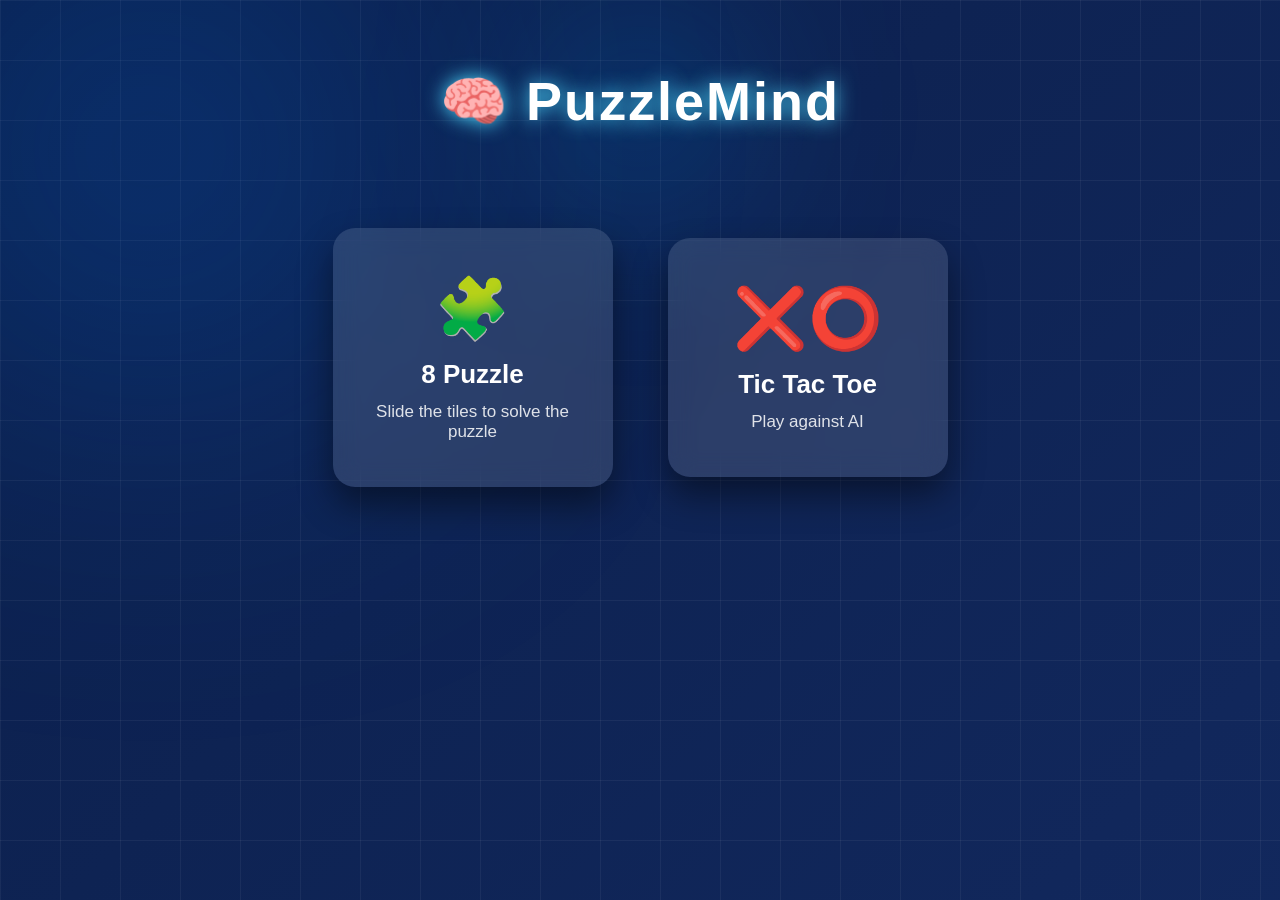
<file: index.html>
<!DOCTYPE html>
<html>

<head>
<title>PuzzleMind</title>
<link rel="stylesheet" href="style.css">
</head>

<body>

<h1 class="title">🧠 PuzzleMind</h1>

<div class="container">

<a href="puzzle.html" class="card">

<div class="icon">🧩</div>

<h2>8 Puzzle</h2>
<p>Slide the tiles to solve the puzzle</p>

</a>

<a href="tictactoe.html" class="card">

<div class="icon">❌⭕</div>

<h2>Tic Tac Toe</h2>
<p>Play against AI</p>

</a>

</div>

</body>


</html>
</file>
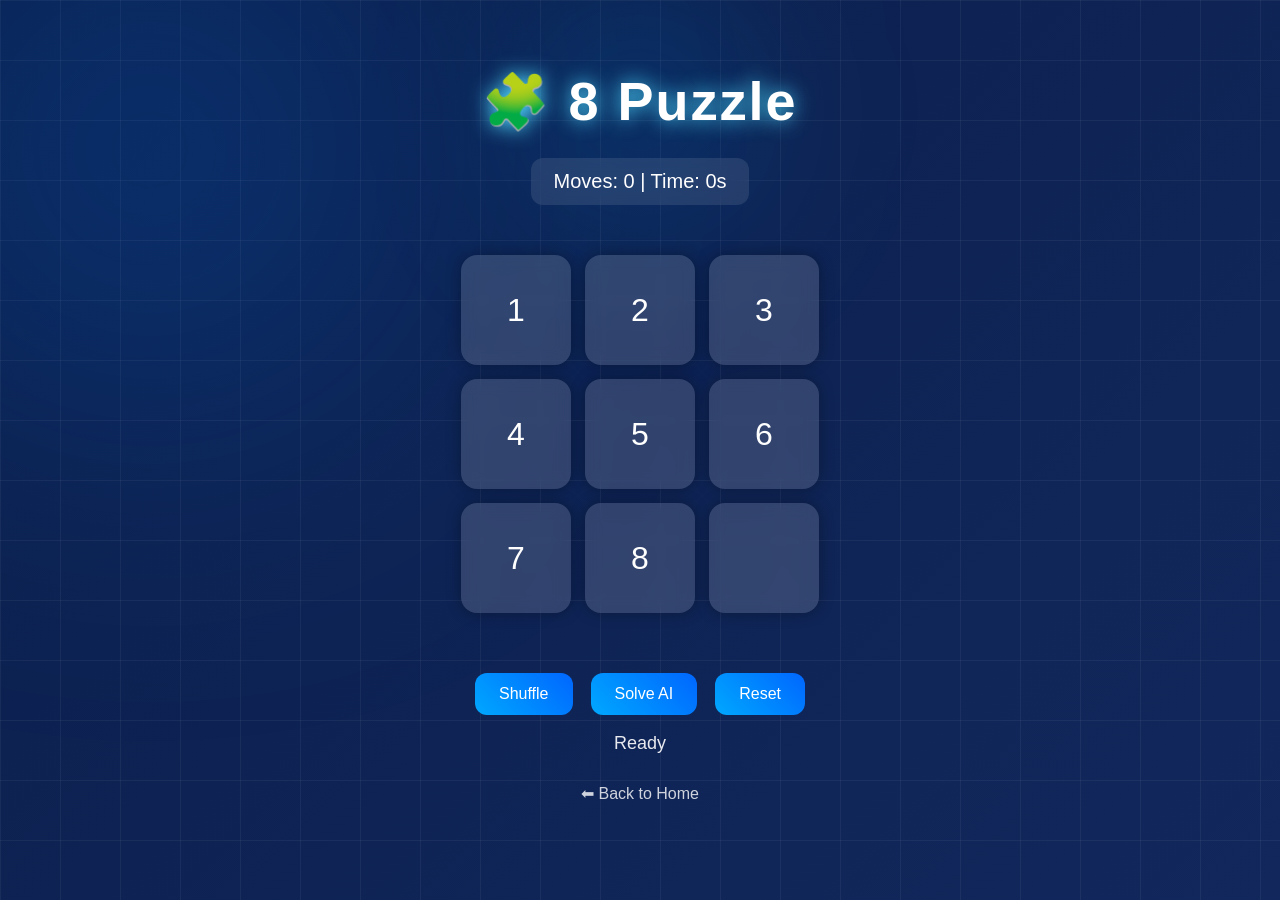
<file: puzzle.html>
<!DOCTYPE html>
<html>

<head>
<title>8 Puzzle AI</title>
<link rel="stylesheet" href="style.css">
</head>

<body>

<div class="title-block">
<h1 class="title">🧩 8 Puzzle</h1>
</div>

<div class="game-info">
Moves: <span id="moves">0</span> |
Time: <span id="timer">0</span>s
</div>

<div id="board" class="board"></div>

<div class="controls">
<button id="shuffleBtn">Shuffle</button>
<button id="solveBtn">Solve AI</button>
<button id="resetBtn">Reset</button>
</div>

<p id="status">Ready</p>

<a href="index.html" class="back">⬅ Back to Home</a>

<script src="puzzle.js"></script>

</body>


</html>
</file>
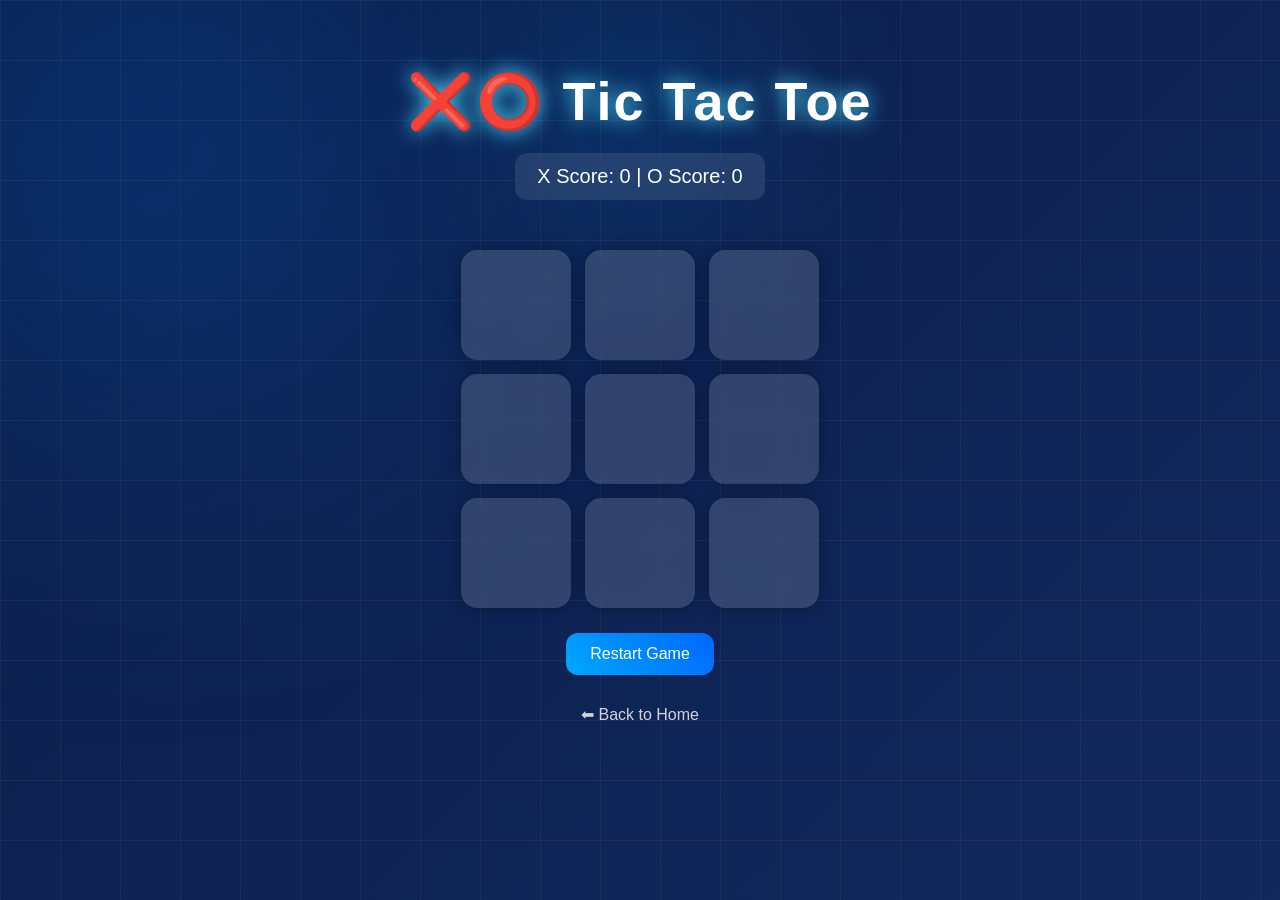
<file: tictactoe.html>
<!DOCTYPE html>
<html>

<head>
<title>Tic Tac Toe</title>
<link rel="stylesheet" href="style.css">
</head>

<body>

<h1 class="title">❌⭕ Tic Tac Toe</h1>

<div class="scoreboard">
X Score: <span id="xScore">0</span> |
O Score: <span id="oScore">0</span>
</div>

<div id="board" class="board"></div>

<button onclick="restart()">Restart Game</button>

<a href="index.html" class="back">⬅ Back to Home</a>

<script src="tictactoe.js"></script>

</body>
</html>
</file>
<file: style.css>
*{
margin:0;
padding:0;
box-sizing:border-box;
font-family:'Poppins',sans-serif;
}

body{
min-height:100vh;
background:linear-gradient(135deg,#0b1f4b,#142b63,#1b3a7a,#142b63);
background-size:400% 400%;
animation:bgMove 12s ease infinite;
display:flex;
flex-direction:column;
align-items:center;
color:white;
position:relative;
overflow-x:hidden;
}

@keyframes bgMove{
0%{background-position:0% 50%;}
50%{background-position:100% 50%;}
100%{background-position:0% 50%;}
}


body::before{
content:"";
position:absolute;
width:100%;
height:100%;
background-image:
linear-gradient(rgba(255,255,255,0.05) 1px, transparent 1px),
linear-gradient(90deg, rgba(255,255,255,0.05) 1px, transparent 1px);
background-size:60px 60px;
z-index:-2;
}


body::after{
content:"";
position:absolute;
width:700px;
height:700px;
background:radial-gradient(circle,rgba(0,120,255,0.35),transparent 70%);
top:-200px;
left:-200px;
filter:blur(140px);
z-index:-1;
}


.title{
margin-top:70px;
font-size:54px;
letter-spacing:2px;
text-shadow:0 0 20px #4fdcff;
text-align:center;
position:relative;
}


.title::before{
content:"";
position:absolute;
width:280px;
height:280px;
background:radial-gradient(circle,rgba(0,150,255,0.35),transparent 70%);
filter:blur(90px);
top:-100px;
left:50%;
transform:translateX(-50%);
z-index:-1;
}


.container{
display:flex;
gap:55px;
margin-top:95px;
flex-wrap:wrap;
justify-content:center;
align-items:center;
}


.card{
width:280px;
padding:45px 35px;
border-radius:22px;
background:rgba(255,255,255,0.12);
backdrop-filter:blur(12px);
text-align:center;
text-decoration:none;
color:white;
transition:0.4s;
box-shadow:0 18px 35px rgba(0,0,0,0.45);
}

.card h2{
margin-bottom:12px;
font-size:26px;
}

.card p{
font-size:17px;
opacity:0.85;
}

.card:hover{
transform:translateY(-12px) scale(1.07);
box-shadow:0 0 40px #4fdcff;
}


.icon{
font-size:60px;
margin-bottom:15px;
transition:0.3s;
}


.card:hover .icon{
transform:scale(1.2) rotate(5deg);
}


.board{
margin-top:50px;
display:grid;
grid-template-columns:repeat(3,110px);
gap:14px;
justify-content:center;
}


.tile{
height:110px;
width:110px;
background:rgba(255,255,255,0.15);
backdrop-filter:blur(8px);
border-radius:16px;
display:flex;
align-items:center;
justify-content:center;
font-size:32px;
cursor:pointer;
transition:all 0.3s ease;
box-shadow:0 0 15px rgba(0,0,0,0.3);
}

.tile:hover{
transform:scale(1.08);
background:rgba(255,255,255,0.3);
}


button{
margin-top:25px;
padding:12px 24px;
font-size:16px;
border:none;
border-radius:12px;
cursor:pointer;
background:linear-gradient(45deg,#00a8ff,#0066ff);
color:white;
transition:0.3s;
}

button:hover{
transform:scale(1.1);
box-shadow:0 0 18px #4fdcff;
}


.controls{
margin-top:35px;
display:flex;
gap:18px;
justify-content:center;
flex-wrap:wrap;
}


#status{
margin-top:18px;
font-size:18px;
opacity:0.9;
}


.scoreboard{
margin-top:20px;
font-size:20px;
background:rgba(255,255,255,0.1);
padding:12px 22px;
border-radius:12px;
backdrop-filter:blur(10px);
}

.game-info{
margin-top:25px;
font-size:20px;
background:rgba(255,255,255,0.1);
padding:12px 22px;
border-radius:12px;
backdrop-filter:blur(10px);
}


.back{
margin-top:30px;
display:inline-block;
color:white;
text-decoration:none;
opacity:0.8;
font-size:16px;
}

.back:hover{
opacity:1;
}
</file>
